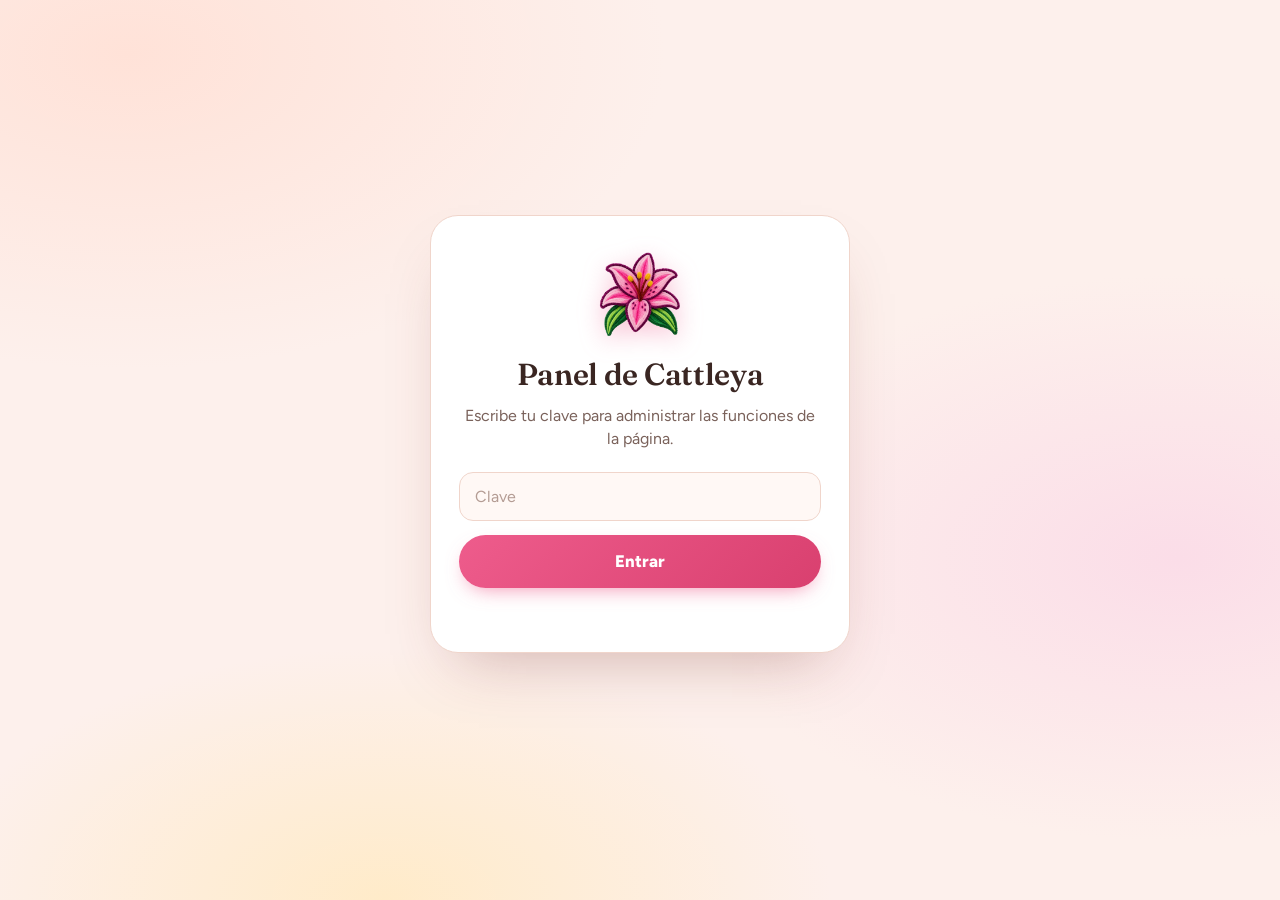
<file: admin.html>
<!doctype html>
<html lang="es">
<head>
<meta charset="utf-8">
<meta name="viewport" content="width=device-width,initial-scale=1">
<meta name="robots" content="noindex,nofollow">
<meta name="referrer" content="no-referrer">
<meta name="theme-color" content="#FDF0EC">
<title>Panel · Cattleya</title>
<link rel="icon" href="img/favicon.png">
<link rel="preconnect" href="https://fonts.googleapis.com">
<link rel="preconnect" href="https://fonts.gstatic.com" crossorigin>
<link href="https://fonts.googleapis.com/css2?family=Figtree:wght@400;500;700;800&family=Fraunces:opsz,wght@9..144,500;9..144,600&display=swap" rel="stylesheet">
<style>
  /* Misma paleta que la página principal */
  :root{
    --bg:#FDF0EC;--ink:#3A2622;--mut:#7A625B;--line:#F0D5CB;--pink:#EE5C8C;--pink2:#D9406F;
    --card:#fff;--field:#FFF8F5;--ok:#1F9D55;--bad:#C93B4F;--warn:#B7791F;
    --serif:'Fraunces',Georgia,serif
  }
  *{box-sizing:border-box}
  html{color-scheme:light}
  body{margin:0;min-height:100vh;font:16px/1.45 Figtree,system-ui,sans-serif;color:var(--ink);
    background:radial-gradient(60% 50% at 10% 6%,#FFE2D8,transparent 70%),radial-gradient(55% 45% at 92% 62%,#FBDDE8,transparent 70%),radial-gradient(50% 40% at 30% 100%,#FFEBC9,transparent 70%),var(--bg) fixed}
  main{max-width:1180px;margin:0 auto;padding:24px 18px 56px}

  h1,h2{margin:0;letter-spacing:-.01em;font-family:var(--serif);font-weight:600}
  input,button,select,textarea{font:inherit;color:var(--ink)}
  input,textarea,select{width:100%;padding:12px 15px;border-radius:14px;border:1px solid var(--line);background:var(--field);outline:none;transition:border-color .15s,box-shadow .15s}
  input::placeholder,textarea::placeholder{color:#B49C94}
  input:focus,textarea:focus,select:focus{border-color:var(--pink);box-shadow:0 0 0 3px rgba(238,92,140,.18)}
  input[type=file]{padding:9px 12px;font-size:.9rem}
  input[type=file]::file-selector-button{margin-right:10px;padding:7px 12px;border:0;border-radius:10px;background:#FBE3EA;color:var(--ink);font:inherit;font-weight:600;cursor:pointer}
  textarea{resize:vertical;min-height:90px}
  button{cursor:pointer;padding:10px 16px;border-radius:999px;border:1.5px solid var(--line);background:#fff;font-weight:700;transition:background .15s,transform .05s}
  button:hover{background:#FFF3F0}
  button:active{transform:translateY(1px)}
  button:disabled{opacity:.5;cursor:default}
  button:focus-visible,a:focus-visible{outline:3px solid var(--pink);outline-offset:2px}
  .ok{border:0;color:#fff;background:linear-gradient(135deg,var(--pink),var(--pink2));box-shadow:0 8px 20px -8px rgba(238,92,140,.7)}
  .ok:hover{background:linear-gradient(135deg,#F46C9A,#E04A7A)}
  .del{color:var(--bad);border-color:rgba(201,59,79,.35);background:transparent}
  .del:hover{background:rgba(201,59,79,.08)}
  .lnk{color:var(--ink);font-weight:600;text-decoration:underline;text-decoration-color:var(--pink);text-underline-offset:5px;text-decoration-thickness:2px}
  .sm{padding:6px 13px;font-size:.88rem}

  /* ── Entrada (login) */
  .gate{display:grid;place-items:center;min-height:calc(100vh - 80px)}
  .gate-card{width:min(100%,420px);padding:34px 28px 28px;text-align:center;border-radius:28px;background:var(--card);border:1px solid var(--line);box-shadow:0 30px 60px -28px rgba(120,50,40,.35)}
  .gate-ic{display:block;width:92px;height:92px;object-fit:contain;margin:0 auto 10px;filter:drop-shadow(0 6px 12px rgba(238,92,140,.35))}
  .gate h1{font-size:1.9rem}
  .gate p.sub{margin:8px 0 22px;color:var(--mut)}
  #login{display:grid;gap:14px}
  #login button{padding:14px;font-size:1.05rem;font-weight:800}
  #login[hidden]{display:none}
  #msg{min-height:1.4em;margin:14px 0 0;color:var(--bad);font-weight:700}
  body:has(#app:not([hidden])) .gate{display:none}

  /* ── Panel */
  #app[hidden]{display:none}
  .top{display:flex;align-items:center;gap:12px;margin:0 0 18px}
  .top img{width:48px;height:48px;object-fit:contain}
  .top h1{font-size:1.6rem}
  .top .sp{flex:1}
  .tabs{display:flex;gap:6px;margin:0 0 20px;padding:5px;width:max-content;max-width:100%;border-radius:99px;background:#fff;border:1px solid var(--line)}
  .tabs button{border:0;background:transparent;border-radius:99px;padding:9px 22px;color:var(--mut)}
  .tabs button:hover{color:var(--ink);background:#FFF3F0}
  .tabs button[aria-selected=true]{color:#fff;background:linear-gradient(135deg,var(--pink),var(--pink2));box-shadow:0 6px 16px -8px rgba(238,92,140,.8)}
  .num{font-size:.8rem;opacity:.85;margin-left:6px}
  section[hidden]{display:none}

  .card,.box{background:var(--card);border:1px solid var(--line);border-radius:22px;box-shadow:0 18px 36px -26px rgba(120,50,40,.4)}
  .card{display:flex;gap:16px;padding:16px;margin:0 0 12px}
  .card img{width:96px;height:128px;object-fit:cover;border-radius:12px;flex:none;background:var(--field)}
  .card p{margin:8px 0;color:var(--ink)}
  .card b{color:var(--mut);font-weight:600}
  .card>div{min-width:0}
  .tag{display:inline-block;font-size:.78rem;font-weight:800;padding:3px 11px;border-radius:99px;background:#FFF0CF;color:var(--warn);margin-bottom:6px}
  .tag.pub{background:#DDF5E7;color:var(--ok)}
  .acts{display:flex;gap:8px;flex-wrap:wrap;margin-top:10px}
  #lista{color:var(--mut)}

  /* Flores: lista a la izquierda, formulario a la derecha */
  .fl{display:grid;grid-template-columns:1.2fr 1fr;gap:18px;align-items:start}
  .box{padding:20px}
  .hd{display:flex;align-items:center;justify-content:space-between;gap:12px;margin:0 0 14px}
  .box h2{font-size:1.25rem}
  .cnt{font:600 .85rem Figtree,sans-serif;color:var(--mut);margin-left:6px}
  .tools{display:grid;gap:10px;margin:0 0 8px}
  .tools .r{display:flex;gap:8px;flex-wrap:wrap;align-items:center}
  .tools select{width:auto;flex:1;min-width:150px}
  .chips button{padding:6px 14px;font-size:.88rem}
  .chips button[aria-pressed=true]{background:var(--ink);border-color:var(--ink);color:#fff}
  .form{position:sticky;top:14px}
  .fila{display:flex;gap:12px;align-items:center;padding:12px 0;border-top:1px solid var(--line)}
  .fila:first-child{border-top:0}
  .fila.off{opacity:.6}
  .fila.sel{background:#FFF3F0;margin:0 -10px;padding-left:10px;padding-right:10px;border-radius:14px;border-top-color:transparent}
  .fila img{width:52px;height:68px;object-fit:cover;border-radius:10px;flex:none;background:var(--field)}
  .fila .info{flex:1;min-width:0}
  .fila .info b{display:block;overflow:hidden;text-overflow:ellipsis;white-space:nowrap}
  .fila .info small{color:var(--mut)}
  .fila .acts{margin:0;flex:none;align-items:center}
  .vacia{color:var(--mut);padding:6px 0}
  /* Orden de las flores: asa para arrastrar y flechass */
  .ayuda{margin:0 0 6px;color:var(--mut);font-size:.88rem}
  .fila .asa{flex:none;width:30px;padding:10px 0;border:0;background:transparent;color:#B79A90;font-size:1.15rem;line-height:1;letter-spacing:-2px;cursor:grab;touch-action:none;user-select:none;border-radius:8px}
  .fila .asa:hover{background:var(--field);color:var(--pink2)}
  .fila.mov{background:#FFF3F0;box-shadow:0 8px 22px -10px rgba(90,40,25,.45);border-radius:14px;position:relative;z-index:2}
  .fila.mov .asa{cursor:grabbing}
  .fila .fle{padding:6px 10px;min-width:34px}
  .fila .fle:disabled{opacity:.35;cursor:default}

  /* Interruptor (visible / oculta) */
  .tg{position:relative;display:inline-block;width:44px;height:26px;flex:none;cursor:pointer}
  .tg input{position:absolute;inset:0;width:100%;height:100%;margin:0;opacity:0;cursor:pointer;z-index:1}
  .tg i{position:absolute;inset:0;border-radius:99px;background:#E4CFC7;transition:background .15s}
  .tg i::after{content:"";position:absolute;top:3px;left:3px;width:20px;height:20px;border-radius:50%;background:#fff;box-shadow:0 1px 3px rgba(0,0,0,.25);transition:transform .15s}
  .tg input:checked+i{background:linear-gradient(135deg,var(--pink),var(--pink2))}
  .tg input:checked+i::after{transform:translateX(18px)}
  .tg input:focus-visible+i{outline:3px solid var(--pink);outline-offset:2px}

  .fld{display:block;margin:0 0 16px;font-weight:700;font-size:.9rem}
  .fld>*{margin-top:7px;font-weight:400}
  .fld small{display:block;color:var(--mut);margin-top:6px;font-size:.8rem}
  .foto{display:flex;gap:14px;align-items:center}
  .foto>div:last-child{flex:1;min-width:0}
  .foto .vista{width:96px;height:128px;border-radius:14px;border:2px dashed var(--line);background:var(--field) center/cover no-repeat;flex:none;display:grid;place-items:center;font-size:.8rem;color:var(--mut);text-align:center;padding:4px}
  .foto .vista.on{border:2px solid var(--pink);color:transparent}
  .cols{display:flex;gap:8px;flex-wrap:wrap}
  .cols label{display:flex;align-items:center;gap:7px;font-weight:500;border:1px solid var(--line);border-radius:99px;padding:6px 13px 6px 9px;cursor:pointer;font-size:.9rem;background:var(--field)}
  .cols label:has(input:checked){border-color:var(--pink);background:#FDE3EC}
  .cols input{width:auto;margin:0;padding:0;accent-color:var(--pink)}
  .cols i{width:14px;height:14px;border-radius:50%;border:1px solid rgba(58,38,34,.3);flex:none}
  .est{display:flex;align-items:center;justify-content:space-between;gap:12px;padding:12px 0;margin:0 0 14px;border-block:1px solid var(--line);font-weight:700}
  .est small{display:block;color:var(--mut);font-weight:400;font-size:.8rem}
  .fbtn{display:flex;gap:10px;justify-content:flex-end;align-items:center;flex-wrap:wrap}
  .fbtn .ok{padding:12px 24px}
  .fbtn .del{border:0;padding:8px 4px;margin-right:auto;text-decoration:underline;background:transparent}
  .iab{margin:-4px 0 14px;display:flex;align-items:center;gap:10px;flex-wrap:wrap}
  .iab small,.iamsg{color:var(--mut);font-size:.85rem}
  .iamsg{min-height:1.3em;margin:6px 0 0}
  .iamsg.mal{color:var(--bad);font-weight:700}
  .iaout{min-height:140px;margin-top:6px}
  #fdiamsg{margin-bottom:14px}
  @property --ang{syntax:'<angle>';initial-value:0deg;inherits:false}
  .iaring{position:relative;isolation:isolate;display:inline-block;padding:2px;border-radius:99px}
  .iaring,.iaring::before{background:conic-gradient(from var(--ang),#4285F4,#9B72CB,#D96570,#F4B400,#34A853,#4285F4);animation:iagiro 3s linear infinite}
  .iaring::before{content:"";position:absolute;inset:0;border-radius:inherit;filter:blur(9px);opacity:.5;z-index:-1}
  .iaring>.sm{display:block;margin:0;border:0;border-radius:99px;background:var(--card,#fff)}
  @keyframes iagiro{to{--ang:360deg}}
  @media (prefers-reduced-motion:reduce){.iaring,.iaring::before{animation:none}}
  .iaw{max-width:720px}
  .iaw .fld{margin-bottom:14px}
  .nota{margin:0 0 12px;padding:10px 13px;border-radius:12px;background:#FFF3F0;color:var(--mut);font-size:.85rem}
  .mas{display:flex;align-items:center;justify-content:space-between;gap:12px;margin-top:6px;padding-top:14px;border-top:1px solid var(--line);color:var(--mut);font-size:.88rem}
  #fmsg{min-height:1.4em;margin:0 0 10px;color:var(--bad);font-weight:700}
  #fmsg.bien{color:var(--ok)}

  /* Recortar la foto */
  #rec{border:0;padding:0;border-radius:24px;background:var(--card);color:var(--ink);box-shadow:0 30px 70px -20px rgba(60,25,15,.5);max-width:94vw}
  #rec::backdrop{background:rgba(58,38,34,.55)}
  .rec-box{padding:22px 22px 20px;text-align:center}
  .rec-box h2{font-size:1.3rem}
  .rec-s{margin:6px 0 14px;color:var(--mut);font-size:.9rem}
  .rec-vp{position:relative;width:min(330px,76vw);aspect-ratio:3/4;margin:0 auto 14px;overflow:hidden;border-radius:16px;border:2px solid var(--pink);background:#EFE3DE;touch-action:none;cursor:grab;user-select:none}
  .rec-vp:active{cursor:grabbing}
  .rec-vp canvas{position:absolute;left:0;top:0;max-width:none;transform-origin:0 0;pointer-events:none}
  .rec-vp::after{content:"";position:absolute;inset:0;pointer-events:none;background:linear-gradient(90deg,transparent calc(33.3% - .5px),rgba(255,255,255,.55) 33.3%,transparent calc(33.3% + .5px),transparent calc(66.6% - .5px),rgba(255,255,255,.55) 66.6%,transparent calc(66.6% + .5px)),linear-gradient(transparent calc(33.3% - .5px),rgba(255,255,255,.55) 33.3%,transparent calc(33.3% + .5px),transparent calc(66.6% - .5px),rgba(255,255,255,.55) 66.6%,transparent calc(66.6% + .5px))}
  .rec-z{display:flex;align-items:center;gap:12px;margin:0 auto 18px;width:min(330px,76vw);font-weight:700;font-size:.9rem}
  .rec-z input{padding:0;border:0;background:transparent;accent-color:var(--pink);box-shadow:none}
  #rec .fbtn{justify-content:center}

  @media(max-width:860px){
    .fl{grid-template-columns:1fr}.form{position:static}
    .fila{flex-wrap:wrap}.fila .acts{width:100%}
    .card img{width:76px;height:102px}
  }
  @media(max-width:480px){
    main{padding:16px 12px 40px}
    .gate-card{padding:28px 20px 22px;border-radius:24px}
    .foto{flex-direction:column;align-items:stretch}
    .tabs{width:100%}.tabs button{flex:1;padding-inline:10px}
    .top h1{font-size:1.3rem}
  }
</style>
</head>
<body>
<main>
  <div class="gate">
    <div class="gate-card">
      <img class="gate-ic" src="img/flor-admin.png" alt="" width="72" height="72">
      <h1>Panel de Cattleya</h1>
      <p class="sub">Escribe tu clave para administrar las funciones de la página.</p>
      <form id="login">
        <input id="key" type="password" placeholder="Clave" autocomplete="current-password" required>
        <button class="ok" type="submit">Entrar</button>
      </form>
      <p id="msg" role="alert"></p>
    </div>
  </div>

  <div id="app" hidden>
    <div class="top">
      <img src="img/flor-admin.png" alt="" width="48" height="48">
      <h1>Panel de Cattleya</h1>
      <span class="sp"></span>
      <a class="lnk" href="/" target="_blank" rel="noopener">Ver tienda</a>
      <button type="button" class="sm" id="salir">Salir</button>
    </div>
    <div class="tabs" role="tablist">
      <button type="button" role="tab" data-tab="res" aria-selected="true">Reseñas</button>
      <button type="button" role="tab" data-tab="flo" aria-selected="false">Flores<span class="num" id="nflo"></span></button>
      <button type="button" role="tab" data-tab="ia" aria-selected="false">Textos con IA</button>
    </div>

    <section id="t-res"><div id="lista"></div></section>

    <section id="t-flo" hidden>
      <div class="fl">
        <div class="box">
          <div class="hd">
            <h2>Flores del catálogo<span class="cnt" id="ncnt"></span></h2>
            <button type="button" class="ok" id="nueva">+ Nueva flor</button>
          </div>
          <div class="tools">
            <input id="buscar" type="search" placeholder="Buscar flor…" aria-label="Buscar flor">
            <div class="r">
              <div class="chips" id="estados">
                <button type="button" class="sm" data-e="todas" aria-pressed="true">Todas</button>
                <button type="button" class="sm" data-e="vis" aria-pressed="false">Visibles</button>
                <button type="button" class="sm" data-e="oculta" aria-pressed="false">Ocultas</button>
              </div>
              <select id="fcat" aria-label="Filtrar por categoría"><option value="">Todas las categorías</option></select>
            </div>
          </div>
          <p class="ayuda">Para ordenar: arrastra <b>⋮⋮</b> o usa ▲ ▼. Así mismo se verán en la tienda (las flores nuevas salen primero).</p>
          <div id="flores"></div>
          <div class="mas" id="mas" hidden><span id="mastxt"></span><button type="button" class="sm" id="masbtn">Ver más</button></div>
        </div>

        <form class="box form" id="ff" autocomplete="off">
          <h2 id="ftitulo" style="margin-bottom:14px">Nueva flor</h2>

          <div class="fld">Foto
            <div class="foto">
              <div class="vista" id="vista">Sin foto</div>
              <div>
                <input type="file" id="foto" accept="image/*">
                <button type="button" class="sm" id="recortar" hidden style="margin-top:8px">Volver a encuadrar</button>
                <small>Al elegir la foto podrás encuadrarla: mover y acercar. Se achica sola para que la página cargue rápido. Al editar, si no eliges otra se queda la actual.</small>
              </div>
            </div>
          </div>

          <label class="fld">Nombre
            <input id="fn" maxlength="60" placeholder="Ej: Ramo de Rosas Rojas" required>
          </label>

          <label class="fld">Descripción
            <textarea id="fd" maxlength="400" placeholder="Cuenta cómo es: colores, tamaño, detalles…"></textarea>
            <small>Sale en la ventana cuando alguien toca la flor.</small>
          </label>
          <div class="iab">
            <span class="iaring"><button type="button" class="sm" id="fdia">Escribir con IA</button></span>
            <small>Usa el nombre, la categoría y el tipo. Si ya escribiste algo en la descripción, la IA lo toma como pista.</small>
          </div>
          <p class="iamsg" id="fdiamsg" role="status"></p>

          <label class="fld">Categoría
            <input id="fc" maxlength="30" list="cats" value="Ramos" required>
            <datalist id="cats"><option value="Ramos"><option value="Macetas"><option value="Decoración"></datalist>
            <small>Elige una o escribe una nueva (se crea el filtro solo).</small>
          </label>

          <label class="fld">Tipo de flor (opcional)
            <input id="ft" maxlength="40" placeholder="Ej: Rosa, Girasol Margarita">
            <small>Sirve para el filtro «Flor». Si son varias, sepáralas con espacio.</small>
          </label>

          <div class="fld">Colores (opcional)
            <div class="cols" id="fk"></div>
          </div>

          <div class="est">
            <div>Visible en el catálogo<small>Si lo apagas, desaparece de la tienda.</small></div>
            <label class="tg"><input type="checkbox" id="fok" checked aria-label="Visible en el catálogo"><i></i></label>
          </div>

          <p class="nota" id="fnota" hidden></p>
          <p id="fmsg" role="status"></p>
          <div class="fbtn">
            <button type="button" class="del" id="fdel" hidden>Eliminar flor</button>
            <button type="button" id="fcancel" hidden>Cancelar edición</button>
            <button type="submit" class="ok" id="fsave">Guardar flor</button>
          </div>
        </form>
      </div>
    </section>

    <section id="t-ia" hidden>
      <div class="box iaw">
        <h2 style="margin-bottom:6px">Textos con IA</h2>
        <p class="nota">La IA solo sugiere un borrador. Revísalo y cámbialo antes de usarlo. No pegues teléfonos ni direcciones de clientes.</p>
        <label class="fld">¿Qué necesitas?
          <select id="iat">
            <option value="instagram">Texto para Instagram</option>
            <option value="respuesta">Respuesta a un cliente</option>
          </select>
        </label>
        <label class="fld" id="iaw-n">Producto
          <input id="ian" maxlength="80" placeholder="Ej: Ramo de Girasoles">
        </label>
        <label class="fld" id="iaw-m" hidden>Mensaje del cliente
          <textarea id="iam" maxlength="600" placeholder="Pega aquí lo que te escribió el cliente"></textarea>
        </label>
        <label class="fld">Idea o detalle (opcional)
          <input id="iao" maxlength="300" placeholder="Ej: para el Día de la Madre / dile que sí hacemos envíos">
        </label>
        <div class="fbtn"><span class="iaring"><button type="button" class="sm" id="iago">Escribir con IA</button></span></div>
        <p class="iamsg" id="iamsg" role="status"></p>
        <label class="fld">Borrador
          <textarea id="iaout" class="iaout" maxlength="1000" placeholder="Aquí aparece el texto sugerido. Puedes editarlo."></textarea>
        </label>
        <div class="fbtn"><button type="button" class="sm" id="iacop">Copiar texto</button></div>
      </div>
    </section>
  </div>
</main>
<dialog id="rec" aria-label="Encuadrar la foto">
  <div class="rec-box">
    <h2>Encuadra tu foto</h2>
    <p class="rec-s">Arrastra para mover y usa el control para acercar. Así saldrá en la página.</p>
    <div class="rec-vp" id="recvp"><canvas id="reccv"></canvas></div>
    <label class="rec-z">Acercar <input type="range" id="recz" min="1" max="4" step="0.01" value="1"></label>
    <div class="fbtn">
      <button type="button" id="reccan">Cancelar</button>
      <button type="button" class="ok" id="recok">Usar esta foto</button>
    </div>
  </div>
</dialog>
<script src="js/catalogo.js?v=1"></script>
<script src="js/admin-panel.js?v=7"></script>
</body>
</html>
</file>
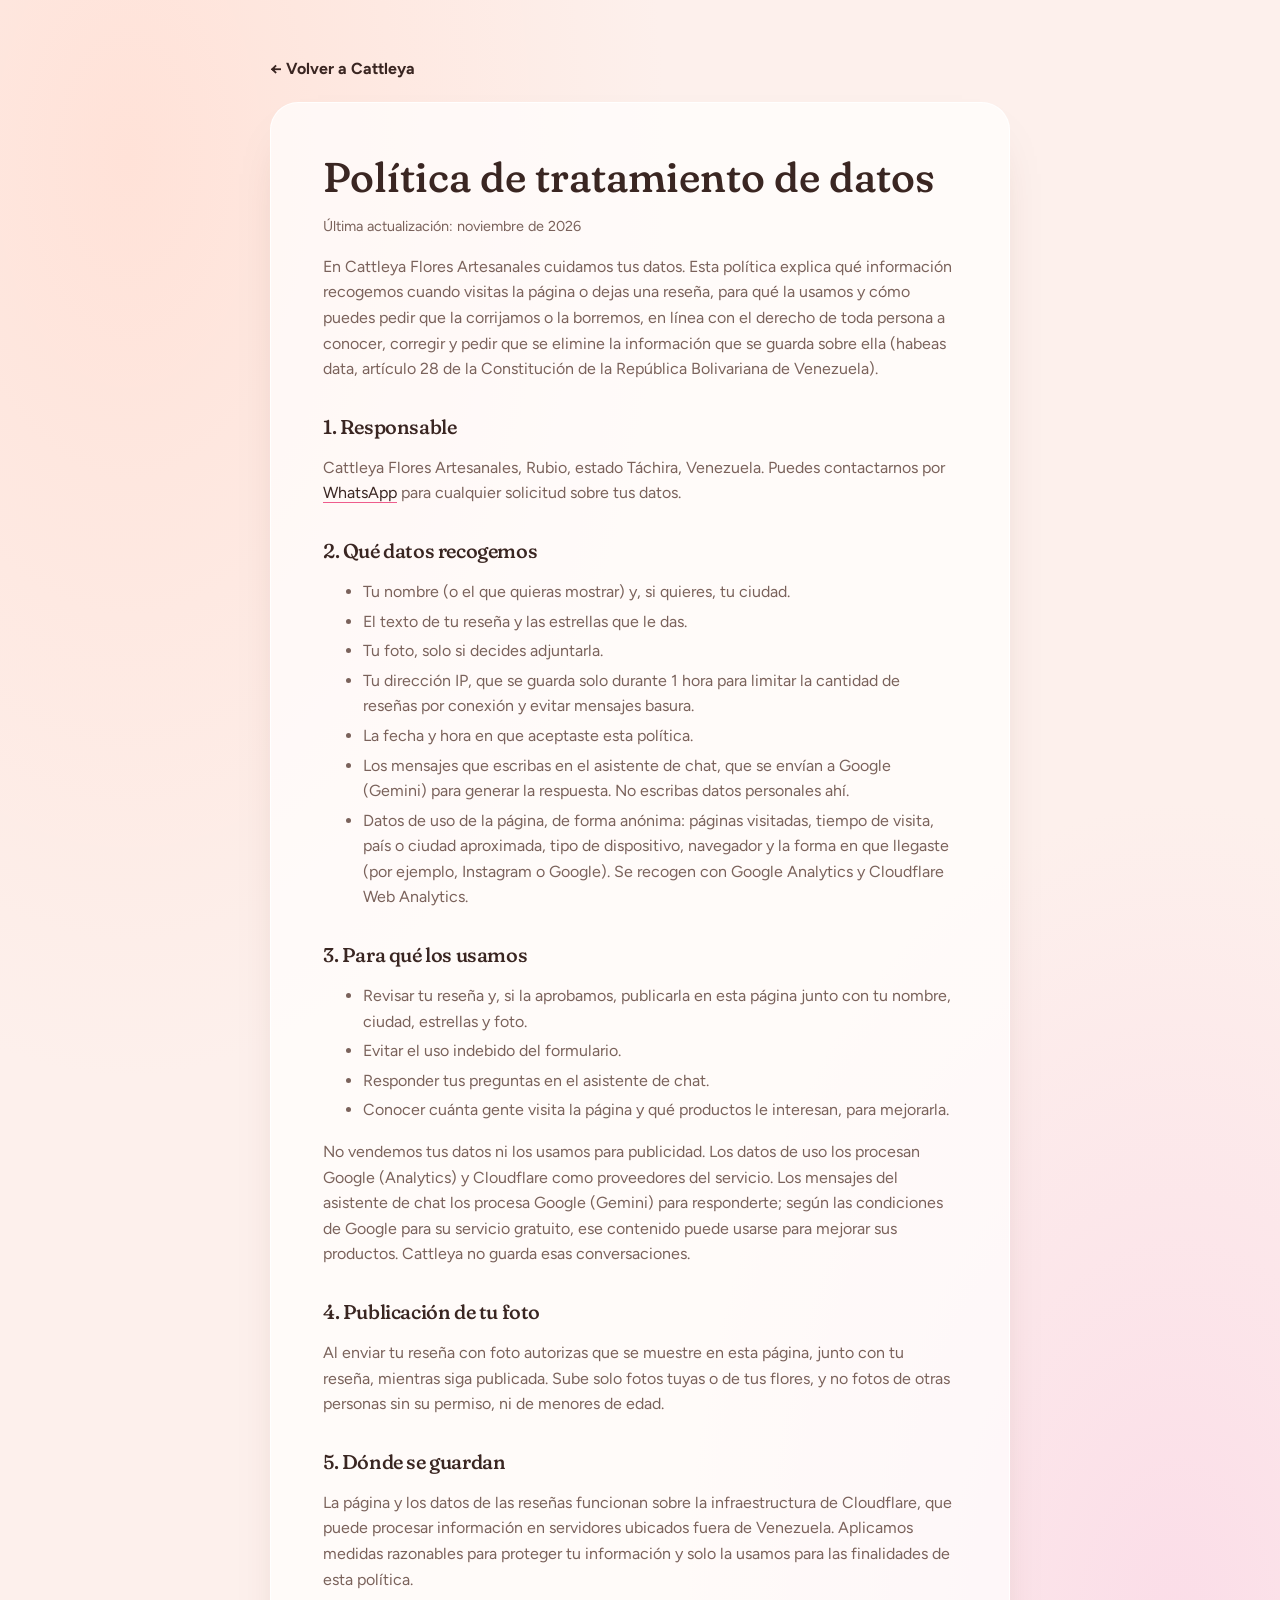
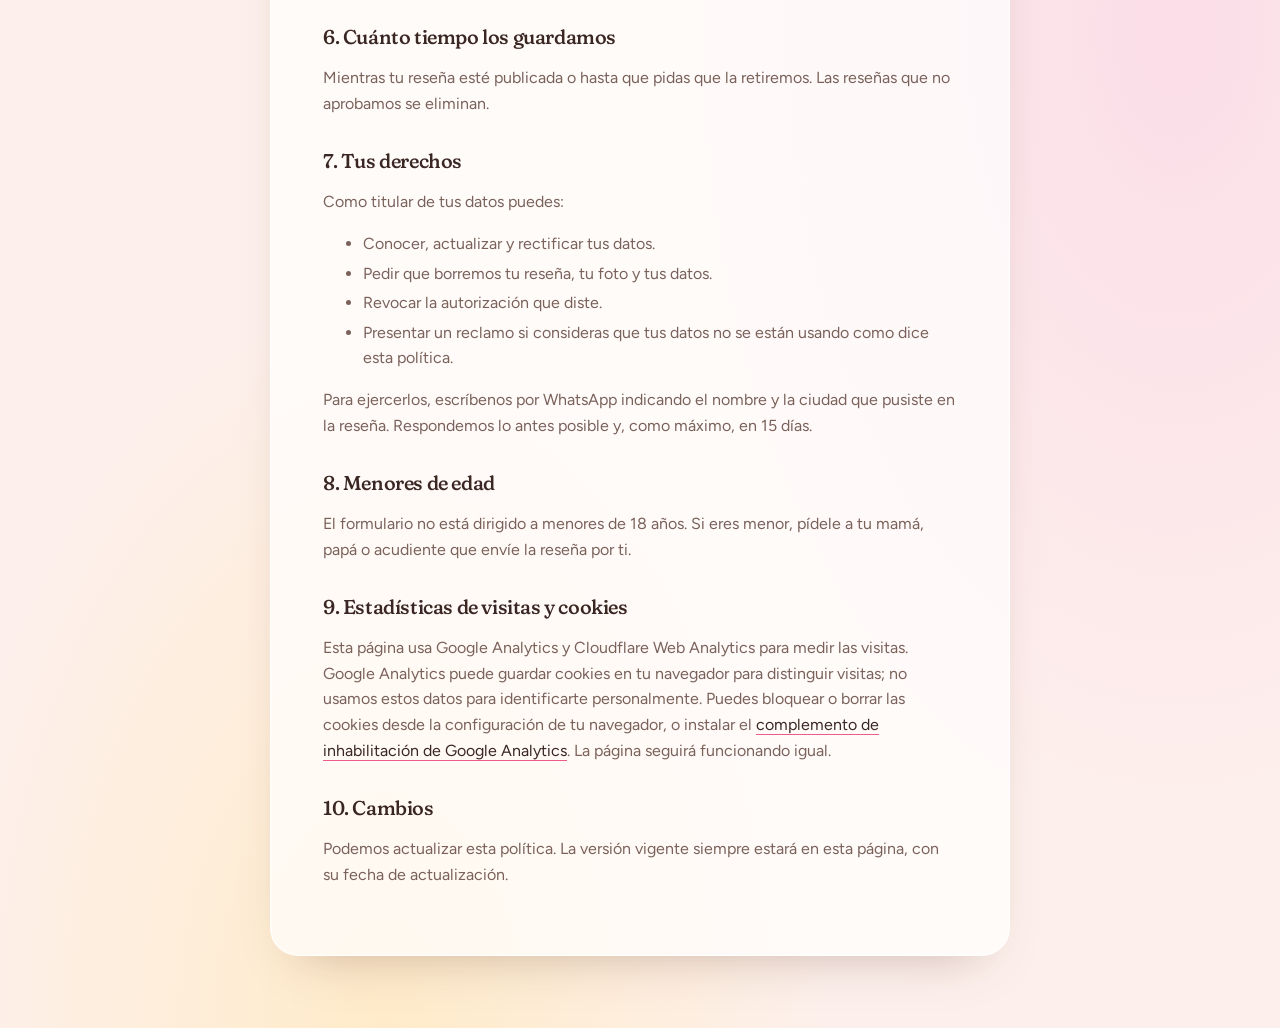
<file: privacidad.html>
<!DOCTYPE html>
<html lang="es">
<head>
<meta charset="UTF-8">
<!-- Google Analytics -->
<script async src="https://www.googletagmanager.com/gtag/js?id=G-QS37ZQ0KGW"></script>
<script src="js/analytics.js"></script>
<meta name="viewport" content="width=device-width, initial-scale=1">
<title>Política de tratamiento de datos · Cattleya Flores Artesanales</title>
<meta name="description" content="Cómo Cattleya Flores Artesanales recoge, usa y protege los datos, las fotos de las reseñas y las estadísticas de visitas.">
<link rel="icon" href="img/favicon.png">
<link rel="preconnect" href="https://fonts.googleapis.com">
<link rel="preconnect" href="https://fonts.gstatic.com" crossorigin>
<link href="https://fonts.googleapis.com/css2?family=Figtree:wght@400;500;700&family=Fraunces:opsz,wght,SOFT@9..144,400..700,100&display=swap" rel="stylesheet">
<link rel="stylesheet" href="css/style.css">
<style>
  .pol{max-width:820px;margin:0 auto;padding:clamp(28px,6vw,56px) clamp(16px,4vw,40px) 72px}
  .pol-card{padding:clamp(24px,5vw,52px);border-radius:28px;background:rgba(255,255,255,.7);border:1px solid rgba(255,255,255,.9);box-shadow:0 24px 50px -30px rgba(90,40,25,.35)}
  .pol h1{margin:0 0 6px;font:500 clamp(1.8rem,5vw,2.6rem)/1.1 var(--serif);font-variation-settings:"SOFT" 100}
  .pol h2{margin:32px 0 8px;font:500 1.25rem var(--serif);font-variation-settings:"SOFT" 100}
  .pol p,.pol li{color:var(--mut);line-height:1.6}
  .pol li{margin:4px 0}
  .pol a{color:var(--ink);text-decoration-color:var(--pink);text-underline-offset:4px}
  .pol .fecha{font-size:.9rem}
  .pol .volver{display:inline-flex;margin-bottom:20px;font-weight:700;text-decoration:none}
</style>
</head>
<body>
<main class="pol">
  <a class="volver" href="index.html">← Volver a Cattleya</a>
  <div class="pol-card">
    <h1>Política de tratamiento de datos</h1>
    <p class="fecha">Última actualización: noviembre de 2026</p>

    <p>En Cattleya Flores Artesanales cuidamos tus datos. Esta política explica qué información recogemos cuando visitas la página o dejas una reseña, para qué la usamos y cómo puedes pedir que la corrijamos o la borremos, en línea con el derecho de toda persona a conocer, corregir y pedir que se elimine la información que se guarda sobre ella (habeas data, artículo 28 de la Constitución de la República Bolivariana de Venezuela).</p>

    <h2>1. Responsable</h2>
    <p>Cattleya Flores Artesanales, Rubio, estado Táchira, Venezuela. Puedes contactarnos por <a href="https://wa.me/584247167293?text=Hola!%20Quiero%20hacer%20una%20solicitud%20sobre%20mis%20datos" target="_blank" rel="noopener">WhatsApp</a> para cualquier solicitud sobre tus datos.</p>
    <!-- Si quieres, agrega aquí el nombre completo del responsable y un correo de contacto. -->

    <h2>2. Qué datos recogemos</h2>
    <ul>
      <li>Tu nombre (o el que quieras mostrar) y, si quieres, tu ciudad.</li>
      <li>El texto de tu reseña y las estrellas que le das.</li>
      <li>Tu foto, solo si decides adjuntarla.</li>
      <li>Tu dirección IP, que se guarda solo durante 1 hora para limitar la cantidad de reseñas por conexión y evitar mensajes basura.</li>
      <li>La fecha y hora en que aceptaste esta política.</li>
      <li>Los mensajes que escribas en el asistente de chat, que se envían a Google (Gemini) para generar la respuesta. No escribas datos personales ahí.</li>
      <li>Datos de uso de la página, de forma anónima: páginas visitadas, tiempo de visita, país o ciudad aproximada, tipo de dispositivo, navegador y la forma en que llegaste (por ejemplo, Instagram o Google). Se recogen con Google Analytics y Cloudflare Web Analytics.</li>
    </ul>

    <h2>3. Para qué los usamos</h2>
    <ul>
      <li>Revisar tu reseña y, si la aprobamos, publicarla en esta página junto con tu nombre, ciudad, estrellas y foto.</li>
      <li>Evitar el uso indebido del formulario.</li>
      <li>Responder tus preguntas en el asistente de chat.</li>
      <li>Conocer cuánta gente visita la página y qué productos le interesan, para mejorarla.</li>
    </ul>
    <p>No vendemos tus datos ni los usamos para publicidad. Los datos de uso los procesan Google (Analytics) y Cloudflare como proveedores del servicio. Los mensajes del asistente de chat los procesa Google (Gemini) para responderte; según las condiciones de Google para su servicio gratuito, ese contenido puede usarse para mejorar sus productos. Cattleya no guarda esas conversaciones.</p>

    <h2>4. Publicación de tu foto</h2>
    <p>Al enviar tu reseña con foto autorizas que se muestre en esta página, junto con tu reseña, mientras siga publicada. Sube solo fotos tuyas o de tus flores, y no fotos de otras personas sin su permiso, ni de menores de edad.</p>

    <h2>5. Dónde se guardan</h2>
    <p>La página y los datos de las reseñas funcionan sobre la infraestructura de Cloudflare, que puede procesar información en servidores ubicados fuera de Venezuela. Aplicamos medidas razonables para proteger tu información y solo la usamos para las finalidades de esta política.</p>

    <h2>6. Cuánto tiempo los guardamos</h2>
    <p>Mientras tu reseña esté publicada o hasta que pidas que la retiremos. Las reseñas que no aprobamos se eliminan.</p>

    <h2>7. Tus derechos</h2>
    <p>Como titular de tus datos puedes:</p>
    <ul>
      <li>Conocer, actualizar y rectificar tus datos.</li>
      <li>Pedir que borremos tu reseña, tu foto y tus datos.</li>
      <li>Revocar la autorización que diste.</li>
      <li>Presentar un reclamo si consideras que tus datos no se están usando como dice esta política.</li>
    </ul>
    <p>Para ejercerlos, escríbenos por WhatsApp indicando el nombre y la ciudad que pusiste en la reseña. Respondemos lo antes posible y, como máximo, en 15 días.</p>

    <h2>8. Menores de edad</h2>
    <p>El formulario no está dirigido a menores de 18 años. Si eres menor, pídele a tu mamá, papá o acudiente que envíe la reseña por ti.</p>

    <h2>9. Estadísticas de visitas y cookies</h2>
    <p>Esta página usa Google Analytics y Cloudflare Web Analytics para medir las visitas. Google Analytics puede guardar cookies en tu navegador para distinguir visitas; no usamos estos datos para identificarte personalmente. Puedes bloquear o borrar las cookies desde la configuración de tu navegador, o instalar el <a href="https://tools.google.com/dlpage/gaoptout" target="_blank" rel="noopener">complemento de inhabilitación de Google Analytics</a>. La página seguirá funcionando igual.</p>

    <h2>10. Cambios</h2>
    <p>Podemos actualizar esta política. La versión vigente siempre estará en esta página, con su fecha de actualización.</p>
  </div>
</main>
</body>
</html>
</file>
<file: css/style.css>
/* ── Base ───────────────────────────────────────── */
:root{--bg:#FDF0EC;--ink:#3A2622;--mut:#7A625B;--line:#F0D5CB;--pink:#EE5C8C;--wa:#25D366;
  --serif:'Fraunces',Georgia,serif;--r:18px;--nav:72px}
*{box-sizing:border-box}
html{scroll-behavior:smooth;color-scheme:light}
body{margin:0;background:radial-gradient(60% 50% at 10% 6%,#FFE2D8,transparent 70%),radial-gradient(55% 45% at 92% 62%,#FBDDE8,transparent 70%),radial-gradient(50% 40% at 30% 100%,#FFEBC9,transparent 70%),var(--bg) fixed;color:var(--ink);font:400 1rem/1.6 Figtree,system-ui,sans-serif}
body:has(dialog[open]){overflow:hidden}
img{max-width:100%}
[hidden]{display:none!important}
:focus-visible{outline:3px solid var(--pink);outline-offset:3px}
section{padding:clamp(56px,9vw,110px) clamp(16px,4vw,40px);scroll-margin-top:var(--nav)}
.wrap{max-width:1150px;margin:auto}.narrow{max-width:900px}
h2{font:500 clamp(2rem,5vw,3.4rem)/1.05 var(--serif);font-variation-settings:"SOFT" 100;letter-spacing:-.02em;margin:0 0 clamp(24px,4vw,44px)}
.sr{position:absolute;width:1px;height:1px;overflow:hidden;clip:rect(0 0 0 0)}
.ic{width:18px;height:18px;fill:currentColor}

/* ── Botones ────────────────────────────────────── */
.btn{display:inline-flex;align-items:center;gap:8px;padding:12px 22px;border-radius:999px;border:2px solid var(--ink);
  background:transparent;color:var(--ink);font:700 .95rem Figtree,sans-serif;text-decoration:none;cursor:pointer;
  transition:transform .2s,background .2s,color .2s}
.btn:hover{transform:translateY(-2px)}
.btn.fill{background:var(--ink);color:var(--bg)}
.btn.ig{background:linear-gradient(45deg,#F9A13B,#E1306C 52%,#7B3FE4);border-color:transparent;background-origin:border-box;color:#fff}
.btn.ig:hover{filter:saturate(1.2) brightness(1.05)}
.btn.wa{background:var(--wa);border-color:var(--wa);color:#063b1a}

/* ── Navegación ─────────────────────────────────── */
.nav{position:fixed;inset:0 0 auto;z-index:50;height:var(--nav);display:flex;align-items:center;justify-content:flex-start;
  padding:0 clamp(16px,4vw,40px);transition:background .3s,box-shadow .3s}
.nav{background:rgba(253,240,236,.95);backdrop-filter:blur(12px)}
.nav.solid,.nav.open{box-shadow:0 1px 0 var(--line)}
.logo{height:56px;width:auto;display:block}
.nav ul{display:flex;align-items:center;gap:var(--navgap,28px);list-style:none;margin:0 0 0 clamp(24px,4vw,56px);padding:0}
.nav ul a:not(.btn){color:var(--ink);text-decoration:none;font-weight:500}
.nav ul a:not(.btn):hover{text-decoration:underline;text-underline-offset:6px;text-decoration-color:var(--pink);text-decoration-thickness:2px}
.nav .btn{padding:8px 16px}
.burger{display:none;background:none;border:0;width:44px;height:44px;cursor:pointer;position:relative}
.burger i{position:absolute;left:10px;right:10px;height:2px;background:var(--ink);transition:transform .3s}
.burger i:first-child{top:17px}.burger i:last-child{top:25px}
.open .burger i:first-child{transform:translateY(4px) rotate(45deg)}
.open .burger i:last-child{transform:translateY(-4px) rotate(-45deg)}
@media(max-width:1000px){.nav ul{--navgap:14px;margin-left:20px}}
@media(min-width:1001px) and (max-width:1279px){.nav ul{--navgap:12px;margin-left:14px}.nav ul a:not(.btn){font-size:.92rem;white-space:nowrap}.nav .btn{padding:8px 14px}}
@media(min-width:761px) and (max-width:1000px){.nav ul{--navgap:8px;margin-left:10px}.nav ul a:not(.btn){font-size:.88rem}.nav .btn{padding:8px 12px}}
@media(min-width:761px){.nav ul li:has(>.btn.wa){margin-inline-end:calc(-1 * (var(--navgap,28px) - 10px))}}
@media(max-width:760px){
  .burger{display:block}
  .nav>a:first-child{position:absolute;left:50%;transform:translateX(-50%)}
  .logo{height:48px}
  .burger{margin-left:-10px}
  .nav ul{display:none;position:absolute;top:var(--nav);margin:0;left:0;right:0;flex-direction:column;gap:18px;padding:24px;background:var(--bg);box-shadow:0 12px 20px -12px rgba(60,25,15,.25)}
  .nav.open ul{display:flex}
}

/* ── Hero (lienzo de limpiapipas) ───────────────── */
.hero{position:relative;padding:var(--nav) 0 0;overflow:hidden;scroll-margin-top:0}
.banner{display:block;width:100%;height:auto;-webkit-mask-image:linear-gradient(#000 60%,transparent 95%);mask-image:linear-gradient(#000 60%,transparent 95%)}
.hero-copy{position:relative;display:grid;grid-template-columns:minmax(0,520px) minmax(0,1fr);gap:clamp(24px,5vw,72px);align-items:center;
  margin:0 clamp(12px,3vw,32px) clamp(24px,5vw,48px);padding:clamp(28px,6vw,64px);border-radius:32px;
  background:rgba(255,255,255,.62);backdrop-filter:blur(8px);border:1px solid rgba(255,255,255,.85);box-shadow:0 24px 50px -30px rgba(90,40,25,.35)}
.hero h1{font:500 clamp(2.4rem,7vw,5.2rem)/1 var(--serif);font-variation-settings:"SOFT" 100;letter-spacing:-.025em;max-width:13ch;margin:0 0 20px}
.lead{max-width:44ch;color:var(--mut);font-size:1.15rem;margin:0 0 28px}
.btns{display:flex;gap:12px;flex-wrap:wrap}
.hint{margin:28px 0 0;font-size:.9rem;color:var(--mut)}
.coarse{display:none}
@media(pointer:coarse){.fine{display:none}.coarse{display:inline}}

/* ── Marquesinas ────────────────────────────────── */
.mq{overflow:hidden;background:var(--pink);color:var(--bg)}
.mq.light{background:#fff;border-block:1px solid var(--line)}
.mq-track{display:flex;align-items:center;width:max-content;animation:mq var(--d,45s) linear infinite}
.mq-track span{display:inline-flex;align-items:center;gap:8px;padding:14px 5px;font:600 1.05rem/1 Figtree,sans-serif;letter-spacing:.02em;white-space:nowrap}
.mq-ic{flex:none;width:24px;height:24px;fill:none;stroke:currentColor;stroke-width:1.7;stroke-linecap:round;stroke-linejoin:round}
.mq-track .fl{padding:14px 0;opacity:.55;font-size:.6em}
.mq-track img{height:56px;width:auto;margin:14px 24px}
@keyframes mq{to{transform:translateX(-50%)}}

/* ── Destacados: acordeón de imágenes ───────────── */
.acc{display:flex;gap:10px;height:min(70vh,560px)}
.acc button{flex:1;position:relative;padding:0;border:0;border-radius:var(--r);overflow:hidden;cursor:pointer;background:var(--line);
  transition:flex .6s cubic-bezier(.2,.8,.2,1)}
.acc button.on{flex:5}
.acc img{position:absolute;inset:0;width:100%;height:100%;object-fit:cover;object-position:center 35%}
.acc span{position:absolute;inset:auto 0 0;padding:44px 20px 18px;color:#fff;text-align:left;font:500 1.5rem var(--serif);
  background:linear-gradient(transparent,rgba(40,18,12,.72));opacity:0;transition:opacity .4s}
.acc .on span{opacity:1;transition-delay:.25s}
@media(max-width:700px){
  .acc{height:auto;gap:12px;overflow-x:auto;scroll-snap-type:x mandatory;scrollbar-width:none;
    margin-inline:calc(-1 * clamp(16px,4vw,40px));padding:0 clamp(16px,4vw,40px) 6px;scroll-padding-inline:clamp(16px,4vw,40px)}
  .acc::-webkit-scrollbar{display:none}
  .acc button,.acc button.on{flex:0 0 78%;aspect-ratio:2/3;scroll-snap-align:start}
  .acc span{opacity:1}
}

/* ── Catálogo ───────────────────────────────────── */
.chips{display:grid;gap:12px;margin:0 0 28px}
.chip{border:1.5px solid var(--ink);background:transparent;color:var(--ink);padding:8px 18px;border-radius:999px;
  font:500 .95rem Figtree,sans-serif;cursor:pointer;transition:background .2s,color .2s}
.chip[aria-pressed=true]{background:var(--ink);color:var(--bg)}
#grid{display:grid;grid-template-columns:repeat(auto-fill,minmax(min(100%,160px),1fr));gap:14px}
@media(min-width:900px){#grid{grid-template-columns:repeat(auto-fill,minmax(230px,1fr));gap:20px}}
[data-tilt]{transform:perspective(700px) rotateX(var(--rx,0deg)) rotateY(var(--ry,0deg));transition:transform .25s ease-out,box-shadow .25s}
.card{position:relative;display:flex;flex-direction:column;padding:0;border:0;border-radius:var(--r);overflow:hidden;background:#fff;text-align:left;cursor:pointer;
  box-shadow:0 1px 0 var(--line),0 10px 24px -14px rgba(90,40,25,.35)}
.card:hover{box-shadow:0 1px 0 var(--line),0 22px 34px -16px rgba(90,40,25,.45)}
.card img{display:block;flex:none;width:100%;height:auto;aspect-ratio:3/4;object-fit:cover}
/* Cinta «Nuevo» (esquina superior izquierda) */
.nuevo{position:absolute;top:0;left:0;z-index:2;width:92px;height:92px;overflow:hidden;pointer-events:none}
.nuevo span{position:absolute;top:19px;left:-31px;width:128px;padding:5px 0;text-align:center;transform:rotate(-45deg);background:linear-gradient(135deg,#EE5C8C,#D9406F);color:#fff;font:800 .72rem/1 Figtree,system-ui,sans-serif;letter-spacing:.12em;text-transform:uppercase;box-shadow:0 2px 6px rgba(90,40,25,.35)}
@media(max-width:700px){.nuevo{width:76px;height:76px}.nuevo span{top:15px;left:-27px;width:106px;padding:4px 0;font-size:.62rem}}
.card b{display:block;position:relative;margin-top:-70px;padding:70px 10px 14px;background:linear-gradient(rgba(255,255,255,0),rgba(255,255,255,.6) 31px,#fff 57px);font:600 1rem/1.25 'DM Serif Text',Georgia,serif;color:var(--ink)}

/* ── Banner de flores (tarjetas posicionadas por JS) ── */
#flores-container{position:relative;max-width:1024px;margin:20px auto 0;border-radius:16px;overflow:hidden}
#flores-container .mob{display:block;width:100%;height:auto}
#flores-container .dsk{display:none;width:100%;height:auto}
@media(min-width:768px){#flores-container .mob{display:none}#flores-container .dsk{display:block}}
.card-flores{position:absolute}
.card-flores img{display:block;width:100%;height:auto;filter:drop-shadow(0 4px 3px rgba(0,0,0,.07)) drop-shadow(0 2px 2px rgba(0,0,0,.06))}

/* ── Fondo interactivo y flores al clic ─────────── */
#bg,#pipe{position:fixed;inset:0;width:100%;height:100%;pointer-events:none}
#bg{z-index:-1;filter:blur(1.6px)}#pipe{z-index:45}

/* ── Sobre nosotros ─────────────────────────────── */
#sobre .narrow{padding:clamp(28px,6vw,64px);border-radius:32px;background:rgba(255,255,255,.62);backdrop-filter:blur(8px);border:1px solid rgba(255,255,255,.85);box-shadow:0 24px 50px -30px rgba(90,40,25,.35)}
#sobre h2{font-family:'Playfair Display',Georgia,serif;font-variation-settings:normal}
#story{margin:0;font:italic 500 clamp(1.5rem,3.6vw,2.6rem)/1.3 'Playfair Display',Georgia,serif;font-variation-settings:normal;letter-spacing:-.01em}
#story span{color:#B79C92;transition:color .25s}
#story span.lit{color:var(--ink)}

/* ── Pagos ──────────────────────────────────────── */
.pay{padding-inline:0}.pay h2{text-align:center}.pay .wrap{padding-inline:clamp(16px,4vw,40px)}
@media(min-width:761px){.pay{padding-bottom:32px}}
.pay-methods{display:flex;flex-wrap:wrap;justify-content:center;gap:14px;max-width:900px;margin:0 auto}
.pay-chip{display:flex;align-items:center;justify-content:center;padding:12px 24px;border-radius:var(--r);background:#fff;border:1.5px solid var(--line);box-shadow:0 14px 30px -22px rgba(90,40,25,.35);transition:transform .25s,box-shadow .25s}
.pay-chip img{height:40px;width:auto;display:block}
@media(hover:hover){.pay-chip:hover{transform:translateY(-4px);box-shadow:0 20px 36px -20px rgba(90,40,25,.4)}}
@media(max-width:480px){.pay-chip{padding:10px 18px}.pay-chip img{height:32px}}

/* ── Footer con jardín ─────────────────────────── */
footer{position:relative;padding:clamp(44px,6vw,80px) 0 0;background:linear-gradient(180deg,#FFF9F6,#FDE7E1);border-top:1px solid #EFCFC5;box-shadow:0 -24px 40px -28px rgba(90,40,25,.28)}
.foot{display:grid;grid-template-columns:1.3fr 1fr 1.2fr;gap:clamp(28px,5vw,64px);align-items:start;padding-inline:clamp(16px,4vw,40px)}
.foot img{display:block;width:220px;height:auto}
.foot p{max-width:32ch;color:var(--mut);margin:14px 0 0}
.foot h3{margin:0 0 16px;font:500 1.15rem var(--serif);font-variation-settings:"SOFT" 100}
.foot nav{display:flex;flex-direction:column;gap:6px}
.foot nav a{display:inline-flex;align-items:center;gap:10px;width:fit-content;padding:4px 0;color:var(--ink);text-decoration:none;font-weight:500}
.foot nav a::before{content:"✿";color:var(--pink);transition:transform .3s}
.foot nav a:hover::before{transform:rotate(72deg) scale(1.25)}
.foot nav a:hover{text-decoration:underline;text-decoration-color:var(--pink);text-underline-offset:5px}
.f-contact p{margin:0 0 18px}
#garden{margin-top:28px;height:170px;line-height:0}
#garden svg{display:block;width:100%;height:100%;overflow:visible}
.st{transition:transform .6s cubic-bezier(.2,.8,.2,1)}
.sw{animation:sway 5s ease-in-out infinite alternate}
@keyframes sway{from{transform:rotate(-2.2deg)}to{transform:rotate(2.2deg)}}
.stem{fill:none;stroke-linecap:round;stroke-dasharray:1;stroke-dashoffset:1}
.stem.a{stroke:#1F7A3A;stroke-width:7}.stem.b{stroke:#43C267;stroke-width:3.5}
.leaf{fill:#2E9E4F;stroke:#1F7A3A;stroke-width:2;transform:scale(0);transform-box:fill-box;transform-origin:0 100%}
.pop{transform:scale(0);transform-box:view-box;transform-origin:0 0}
.grow .stem{animation:draw 1.1s cubic-bezier(.4,.1,.3,1) var(--d) forwards}
.grow .leaf{animation:grow .5s cubic-bezier(.3,1.5,.5,1) calc(var(--d) + .6s) forwards}
.grow .pop{animation:grow .7s cubic-bezier(.3,1.6,.5,1) calc(var(--d) + .95s) forwards}
@keyframes draw{to{stroke-dashoffset:0}}
@keyframes grow{to{transform:scale(1)}}
.copy{margin:0;padding:18px clamp(16px,4vw,40px);background:var(--ink);color:#EBD3CA;font-size:.8rem;text-align:center}
@media(max-width:760px){.foot{grid-template-columns:1fr;gap:0}.foot>*{padding-block:24px}.foot>*+*{border-top:1px solid #EFCFC5}.foot>:first-child{padding-top:0}.f-contact .btn{width:100%;justify-content:center}#garden{height:140px}}

/* ── Diálogo de producto ────────────────────────── */
dialog{border:0;border-radius:24px;padding:0;width:min(1140px,94vw);max-height:92vh;overflow:hidden;background:var(--bg);color:var(--ink);
  box-shadow:0 30px 80px -20px rgba(60,25,15,.5)}
dialog::backdrop{background:rgba(58,38,34,.55);backdrop-filter:blur(3px)}
dialog[open]{animation:pop .35s cubic-bezier(.2,.9,.3,1.2)}
@keyframes pop{from{opacity:0;transform:translateY(16px) scale(.96)}}
.dlg{display:grid;grid-template-columns:1fr 1fr}
/* foto del diálogo + zoom */
.zm{position:relative;margin:0;overflow:hidden;background:#fff;line-height:0;aspect-ratio:3/4;max-height:92vh;cursor:zoom-in;touch-action:pan-y}
.zm.z{touch-action:none;cursor:grab}
.zm.drag{cursor:grabbing}
.dlg .zm img{position:absolute;inset:0;width:100%;height:100%;object-fit:cover;display:block;transform-origin:0 0;transition:transform .22s ease-out;will-change:transform;user-select:none;-webkit-user-drag:none}
.zm.drag img{transition:none}
.zm-hint{position:absolute;left:12px;bottom:12px;padding:6px 12px;border-radius:999px;background:rgba(58,38,34,.72);color:#fff;font:500 .8rem/1.2 Figtree,sans-serif;pointer-events:none;transition:opacity .25s}
.zm.z .zm-hint{opacity:0}
.dlg div{display:flex;flex-direction:column;justify-content:center;align-items:flex-start;gap:16px;padding:32px}
.dlg h3{margin:0;font:500 clamp(1.6rem,3vw,2.2rem)/1.1 var(--serif);font-variation-settings:"SOFT" 100}
.dlg p{margin:0;color:var(--mut)}
@media(max-width:700px){.dlg{grid-template-columns:1fr;overflow-y:auto;max-height:92vh}.zm{aspect-ratio:auto;max-height:none}.dlg .zm img{position:static;inset:auto;height:auto;max-height:min(58vh,117.5vw);object-fit:cover;object-position:center bottom}.dlg div{padding:24px}}

@media(prefers-reduced-motion:reduce){
  *,*::before,*::after{animation:none!important;transition:none!important}
  html{scroll-behavior:auto}
  .stem{stroke-dashoffset:0!important}.leaf,.pop{transform:scale(1)!important}
}

@media(max-width:700px){.card img{aspect-ratio:2/3;object-fit:contain;background:#fff}}
/* Fotos hechas en el panel (3:4): en el celular llenan la tarjeta tal como las encuadraste, sin franja blanca */
@media(max-width:700px){.card img.p34{aspect-ratio:3/4;object-fit:cover}}
@media(pointer:coarse){.acc button:focus-visible,.card:focus-visible{outline:none}}

.copy a {
    color: #f1f1f1; /* Un color blanco roto o crema muy claro */
    text-decoration: underline;
}

.copy a:hover {
    color: #e6c7c2; /* El color de hover que prefieras */
}
/* ── Catálogo: panel translúcido (igual que Sobre Mí) ── */
#catalogo .wrap{padding:clamp(14px,4vw,44px);border-radius:32px;background:rgba(255,255,255,.62);backdrop-filter:blur(8px);border:1px solid rgba(255,255,255,.85);box-shadow:0 24px 50px -30px rgba(90,40,25,.35)}

/* ── Buscador y filtros ── */
.row{display:flex;flex-wrap:wrap;align-items:center;gap:8px}
.lbl{min-width:44px;font:500 .85rem Figtree,sans-serif;color:var(--mut)}
.find{position:relative;display:flex;align-items:center;margin-left:auto}
.find svg{position:absolute;left:14px;width:16px;height:16px;fill:none;stroke:var(--ink);stroke-width:2;stroke-linecap:round;pointer-events:none}
.find input{width:min(230px,100%);padding:8px 16px 8px 38px;border:1.5px solid var(--ink);border-radius:999px;background:transparent;color:var(--ink);font:500 .95rem Figtree,sans-serif;transition:width .3s,background .2s}
.find input::placeholder{color:var(--mut)}
.find input:focus{background:#fff;width:min(300px,100%)}
.pal{width:30px;height:30px;padding:0;border:2px solid #fff;border-radius:50%;background:var(--c);box-shadow:0 0 0 1.5px rgba(58,38,34,.28);cursor:pointer;transition:transform .2s,box-shadow .2s}
.pal:hover{transform:scale(1.12)}
.pal[aria-pressed=true]{box-shadow:0 0 0 2.5px var(--ink);transform:scale(1.12)}
.vacio{margin:0;padding:32px 0 8px;text-align:center;color:var(--mut)}
.vacio .chip{margin-left:8px}
@media(max-width:700px){.find{flex:1 1 100%;margin-left:0}.find input,.find input:focus{width:100%}}
@media(max-width:700px){#grid{grid-template-columns:repeat(2,1fr);gap:12px}.row.sc{flex-wrap:nowrap;overflow-x:auto;scrollbar-width:none;margin-inline:-14px;padding-inline:14px}.row.sc::-webkit-scrollbar{display:none}.row.sc>*{flex:none}}

/* ── Reseñas: tarjetas que giran ── */
.rv{width:100%;max-width:480px;justify-self:center}
.rv-title{margin:0 0 14px;font:500 1.15rem var(--serif);font-variation-settings:"SOFT" 100}
.rv-stack{position:relative;height:300px}
.rv-card{position:absolute;inset:0 26px 30px 0;display:flex;gap:16px;align-items:flex-start;padding:24px;border-radius:24px;background:#fff;border:1px solid var(--line);border-top:5px solid var(--a);cursor:pointer;
  box-shadow:0 18px 40px -22px rgba(90,40,25,.45);cursor:pointer;transform-origin:0 100%;
  transform:translate(calc(var(--p,0) * 13px),calc(var(--p,0) * 10px)) rotate(calc(var(--p,0) * 1.8deg)) scale(calc(1 - var(--p,0) * .045));
  opacity:clamp(0,calc(3 - var(--p,0)),1);z-index:calc(10 - var(--p,0));transition:transform .7s cubic-bezier(.2,.8,.2,1),opacity .5s}
.rv-card.out{transform:translate(115%,-14px) rotate(14deg);opacity:0;z-index:20;transition-duration:.45s}
.rv-card img{flex:none;width:96px;height:128px;object-fit:cover;border-radius:14px;cursor:pointer}
.rv-card>div{min-width:0;height:100%;display:flex;flex-direction:column;gap:8px}
.rv-stars{color:#F7B928;font-size:1.15rem;letter-spacing:2px}
.rv-card p{margin:0;flex:1;min-height:0;overflow:hidden;font:500 1.05rem/1.45 var(--serif);color:var(--ink)}
/* El recorte con «…» va en un <span> interior: en un hijo directo de flex (el <p>) el navegador lo ignora y el texto se cortaba a media línea. Las líneas visibles se ajustan solas al alto disponible (main.js). */
.rv-clamp{display:-webkit-box;-webkit-box-orient:vertical;-webkit-line-clamp:4;overflow:hidden}
.rv-who{font-size:.9rem}.rv-who small{font-weight:400;color:var(--mut);font-size:.85rem}
.rv-view{align-self:flex-start;margin-top:4px;padding:6px 15px;border-radius:999px;border:1.5px solid var(--pink);background:transparent;color:var(--pink);font:700 .78rem Figtree,sans-serif;cursor:pointer;transition:background .2s,color .2s}
.rv-view:hover{background:var(--pink);color:#fff}
.rv-bar{display:flex;align-items:center;justify-content:space-between;gap:12px;margin-top:30px;padding-right:26px}
.rv-dots{display:flex;gap:8px}
.rv-dots button{width:10px;height:10px;padding:0;border:0;border-radius:99px;background:#D9BFB5;cursor:pointer;transition:width .3s,background .3s}
.rv-dots button[aria-current=true]{width:26px;background:var(--pink)}
.rv-add{padding:8px 16px;margin-left:auto}
@media(max-width:960px){.hero-copy{grid-template-columns:1fr}.rv{justify-self:start}}
@media(min-width:1400px){.hero-copy{max-width:1500px;margin-inline:auto}.rv{max-width:620px}.rv-stack{height:330px}.rv-card{padding:30px}}
@media(max-width:480px){.rv-stack{height:330px}.rv-card img{width:78px;height:104px}}

/* ── Formulario de reseña ── */
#rvdlg{width:min(480px,94vw)}
.rvf{display:grid;gap:14px;padding:28px}
.rvf h3{margin:0;font:500 1.7rem/1.1 var(--serif);font-variation-settings:"SOFT" 100}
.rvf p{margin:0;color:var(--mut)}
.rvf input,.rvf textarea{width:100%;padding:12px 16px;border:1.5px solid var(--ink);border-radius:16px;background:#fff;color:var(--ink);font:400 1rem Figtree,sans-serif;resize:vertical}
.stars{display:flex;gap:2px}
.stars button{padding:0 2px;border:0;background:none;font-size:2.1rem;line-height:1;color:#D9BFB5;cursor:pointer;transition:transform .15s}
.stars button:hover{transform:scale(1.15)}.stars button.on{color:#F7B928}
.acts{display:flex;flex-wrap:wrap;gap:10px}

/* ── Preguntas frecuentes ───────────────────────── */
.faqs{display:grid;gap:12px}
.faq{border:1.5px solid var(--line);border-radius:16px;background:#fff;padding:4px 22px;transition:border-color .2s}
.faq[open]{border-color:var(--pink)}
.faq summary{list-style:none;cursor:pointer;padding:18px 30px 18px 0;position:relative;font:500 1.05rem/1.35 var(--serif);font-variation-settings:"SOFT" 100}
.faq summary::-webkit-details-marker{display:none}
.faq summary::after{content:"+";position:absolute;right:0;top:50%;transform:translateY(-50%);font:400 1.4rem/1 Figtree,sans-serif;color:var(--pink);transition:transform .3s}
.faq[open] summary::after{transform:translateY(-50%) rotate(45deg)}
.faq p{margin:0 0 20px;color:var(--mut)}

/* ── Reseña ampliada (al hacer clic en una tarjeta) ── */
#rvview .dlg:has(.rvv-fig[hidden]){grid-template-columns:1fr}
#rvview{width:fit-content;max-width:94vw}
#rvview .dlg{grid-template-columns:auto minmax(260px,360px)}
#rvview .dlg>div{padding:32px 44px 32px 36px}
.rvv-fig{margin:0;line-height:0;display:grid;place-items:center;padding:12px;background:transparent}
.rvv-fig img{display:block;width:auto;height:auto;max-width:calc(94vw - 440px);max-height:calc(92vh - 24px);object-fit:contain;border-radius:14px}
.rvv-text{font:500 1.35rem/1.5 var(--serif);font-variation-settings:"SOFT" 100;color:var(--ink)}
#rvview .rv-stars{font-size:1.3rem}
#rvview .rv-who{font-size:1rem}
@media(max-width:700px){#rvview{width:94vw}#rvview .dlg{grid-template-columns:1fr}.rvv-fig img{max-width:100%;max-height:62vh}#rvview .dlg>div{padding:22px}}

/* ── Fondo de flores: desde el final del catálogo hasta el footer ── */
.fz{position:relative;isolation:isolate}
.fz-clip{position:absolute;inset:0;z-index:-1;pointer-events:none;overflow:clip;
  -webkit-mask-image:linear-gradient(transparent,#000 16%,#000 84%,transparent);mask-image:linear-gradient(transparent,#000 16%,#000 84%,transparent)}
.fz-bg{position:sticky;top:0;height:100vh;overflow:hidden}
.fz-bg::before{content:"";position:absolute;inset:-6%;background:url(/img/fondo-resenas.webp) center/cover no-repeat;opacity:.27;animation:fz-drift 26s ease-in-out infinite alternate}
@keyframes fz-drift{from{transform:scale(1) translate(0,0)}to{transform:scale(1.08) translate(-1.5%,1.5%)}}

/* Formulario de reseña: foto y mensaje */
.rvfoto{display:grid;gap:6px;color:var(--mut);font-size:.9rem}
.rvmsg{min-height:1.3em;font-size:.9rem}
.rvok{display:flex;gap:10px;align-items:flex-start;font-size:.85rem;line-height:1.35;color:var(--mut)}
.rvf .rvok input{width:auto;flex:none;margin:2px 0 0;padding:0;accent-color:var(--pink)}
.rvok a{color:var(--ink)}

/* Móvil/táctil: mientras hay una ventana abierta (foto, reseña) se quitan los desenfoques del fondo.
   Se ve igual porque el fondo queda tapado por el velo oscuro, y evita que se trabe el zoom. Escritorio no cambia. */
@media(max-width:700px),(pointer:coarse){
  dialog::backdrop{backdrop-filter:none}
  body:has(dialog[open]) *{backdrop-filter:none!important}
  /* Scroll fluido: el fondo de florecitas ya se ve suave a resolución normal, así que su desenfoque no se nota pero cuesta mucho en cada fotograma */
  #bg{filter:none}
}
/* Reseña: en celulares el formulario es más alto que la pantalla; ahora se desplaza dentro del cuadro */
#rvdlg{max-height:85vh;max-height:92dvh;overflow-y:auto;overscroll-behavior:contain}

/* Skeleton de carga: una flor late en el centro mientras llega la foto (js/skeleton.js quita el efecto al cargar) */
.card img:not(.ok),.acc img:not(.ok),.zm.cargando{background-color:#f7e6e3;background-image:url(../img/skeleton-flor.svg?v=4);background-repeat:no-repeat;background-position:center;background-size:42%}
@media(max-width:700px){.zm.cargando{aspect-ratio:3/4;max-height:58vh}}
</file>
